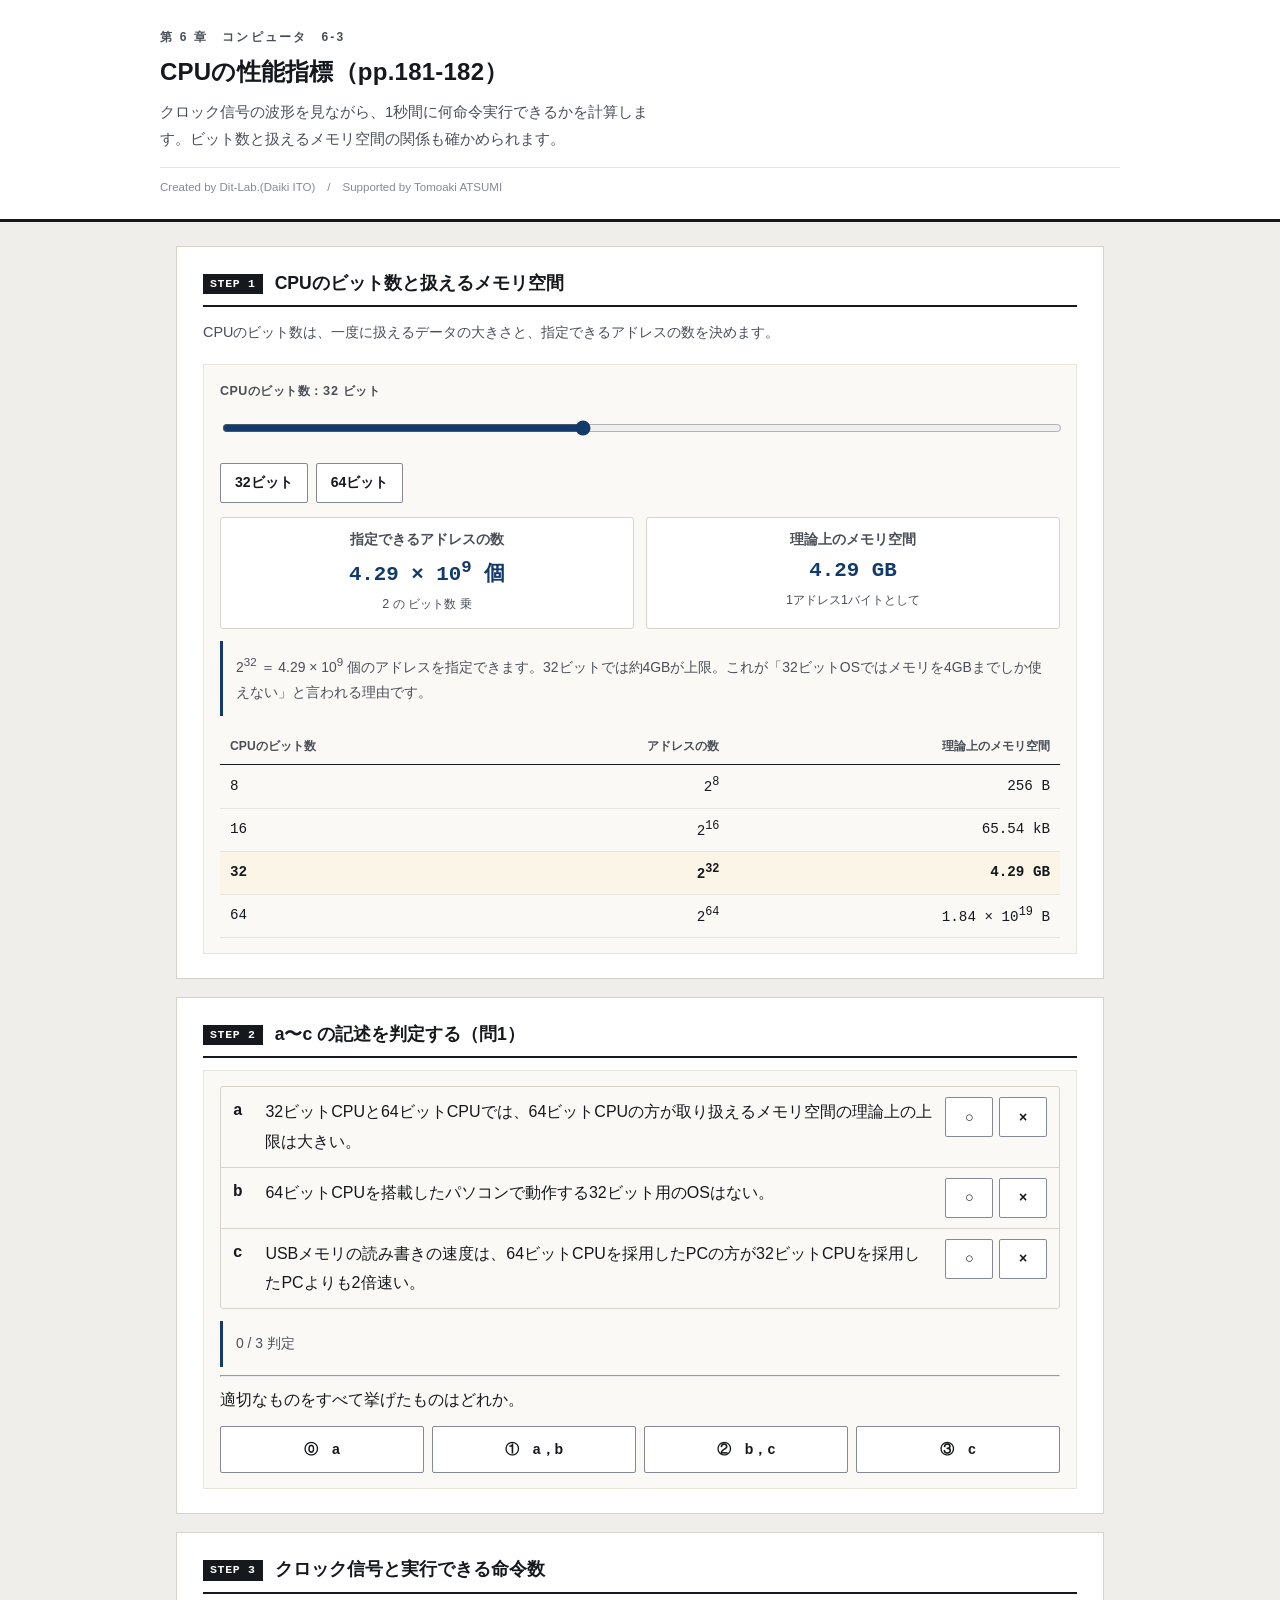
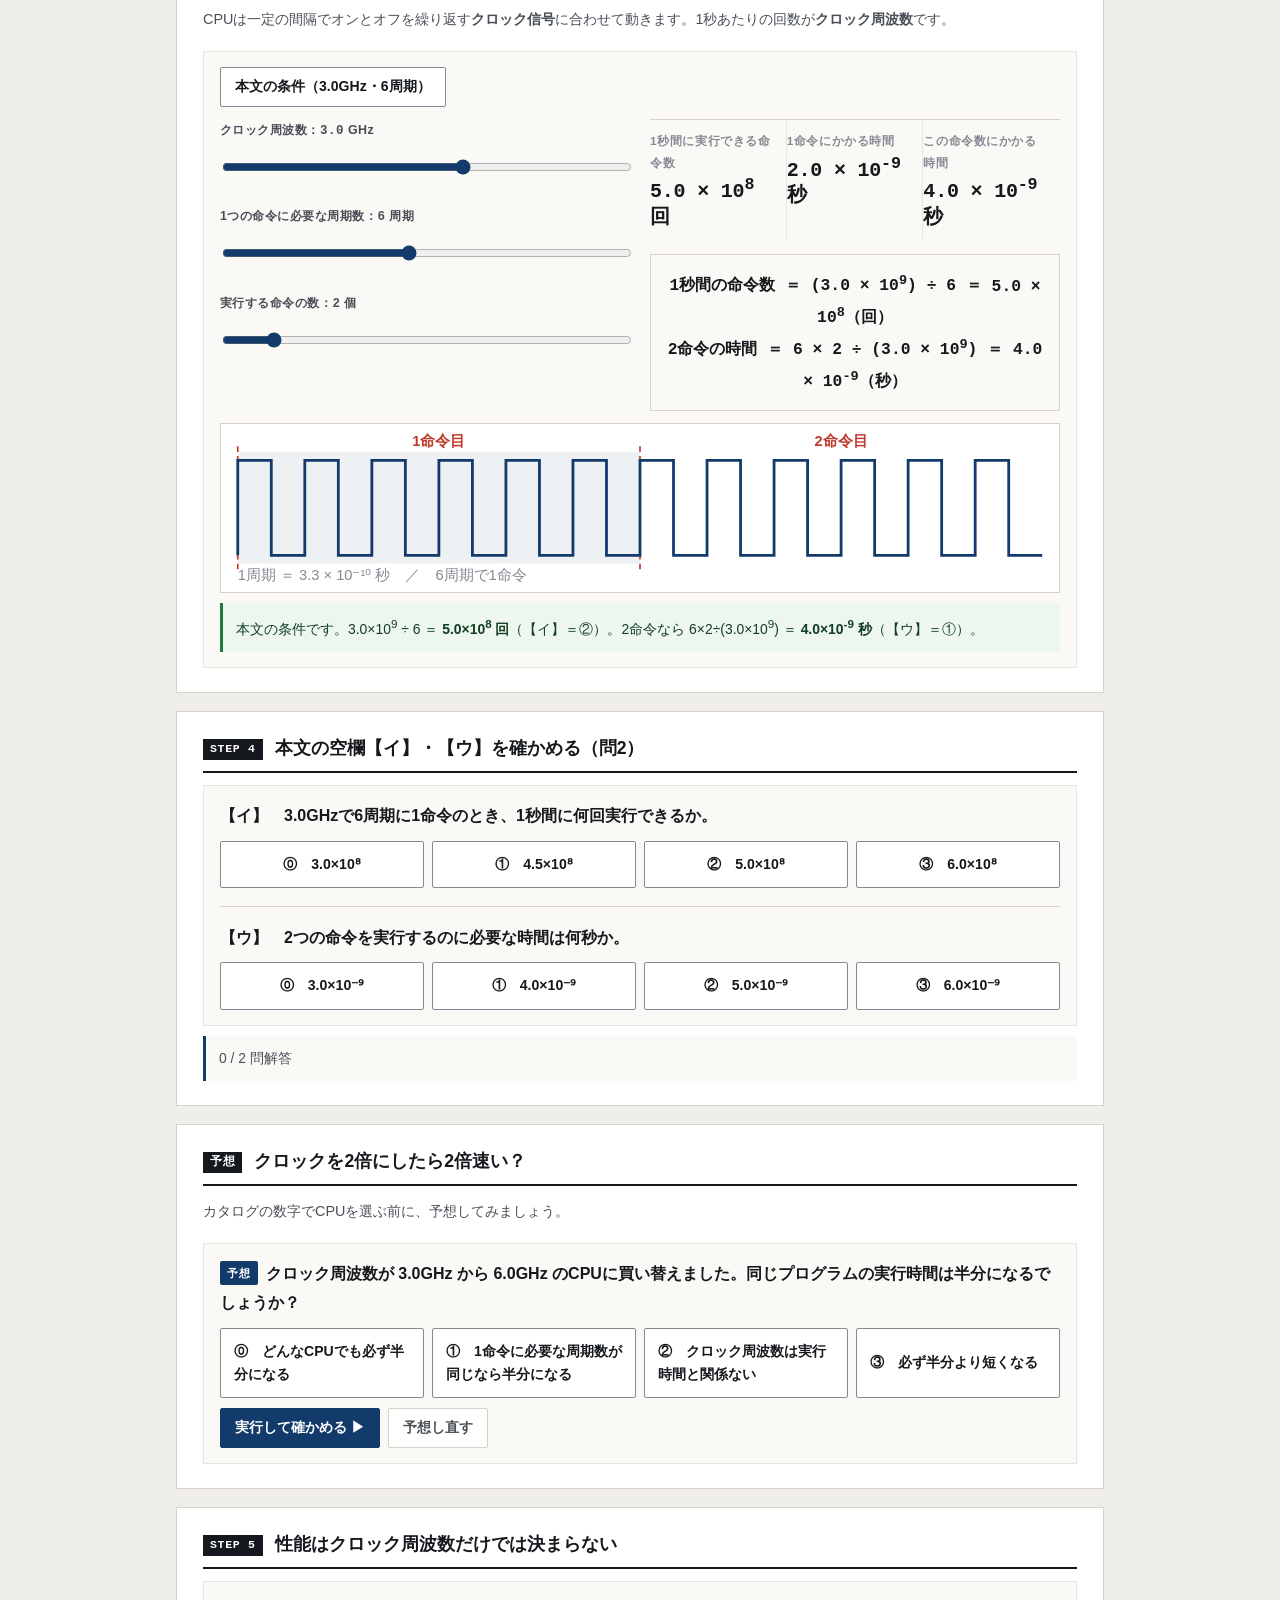
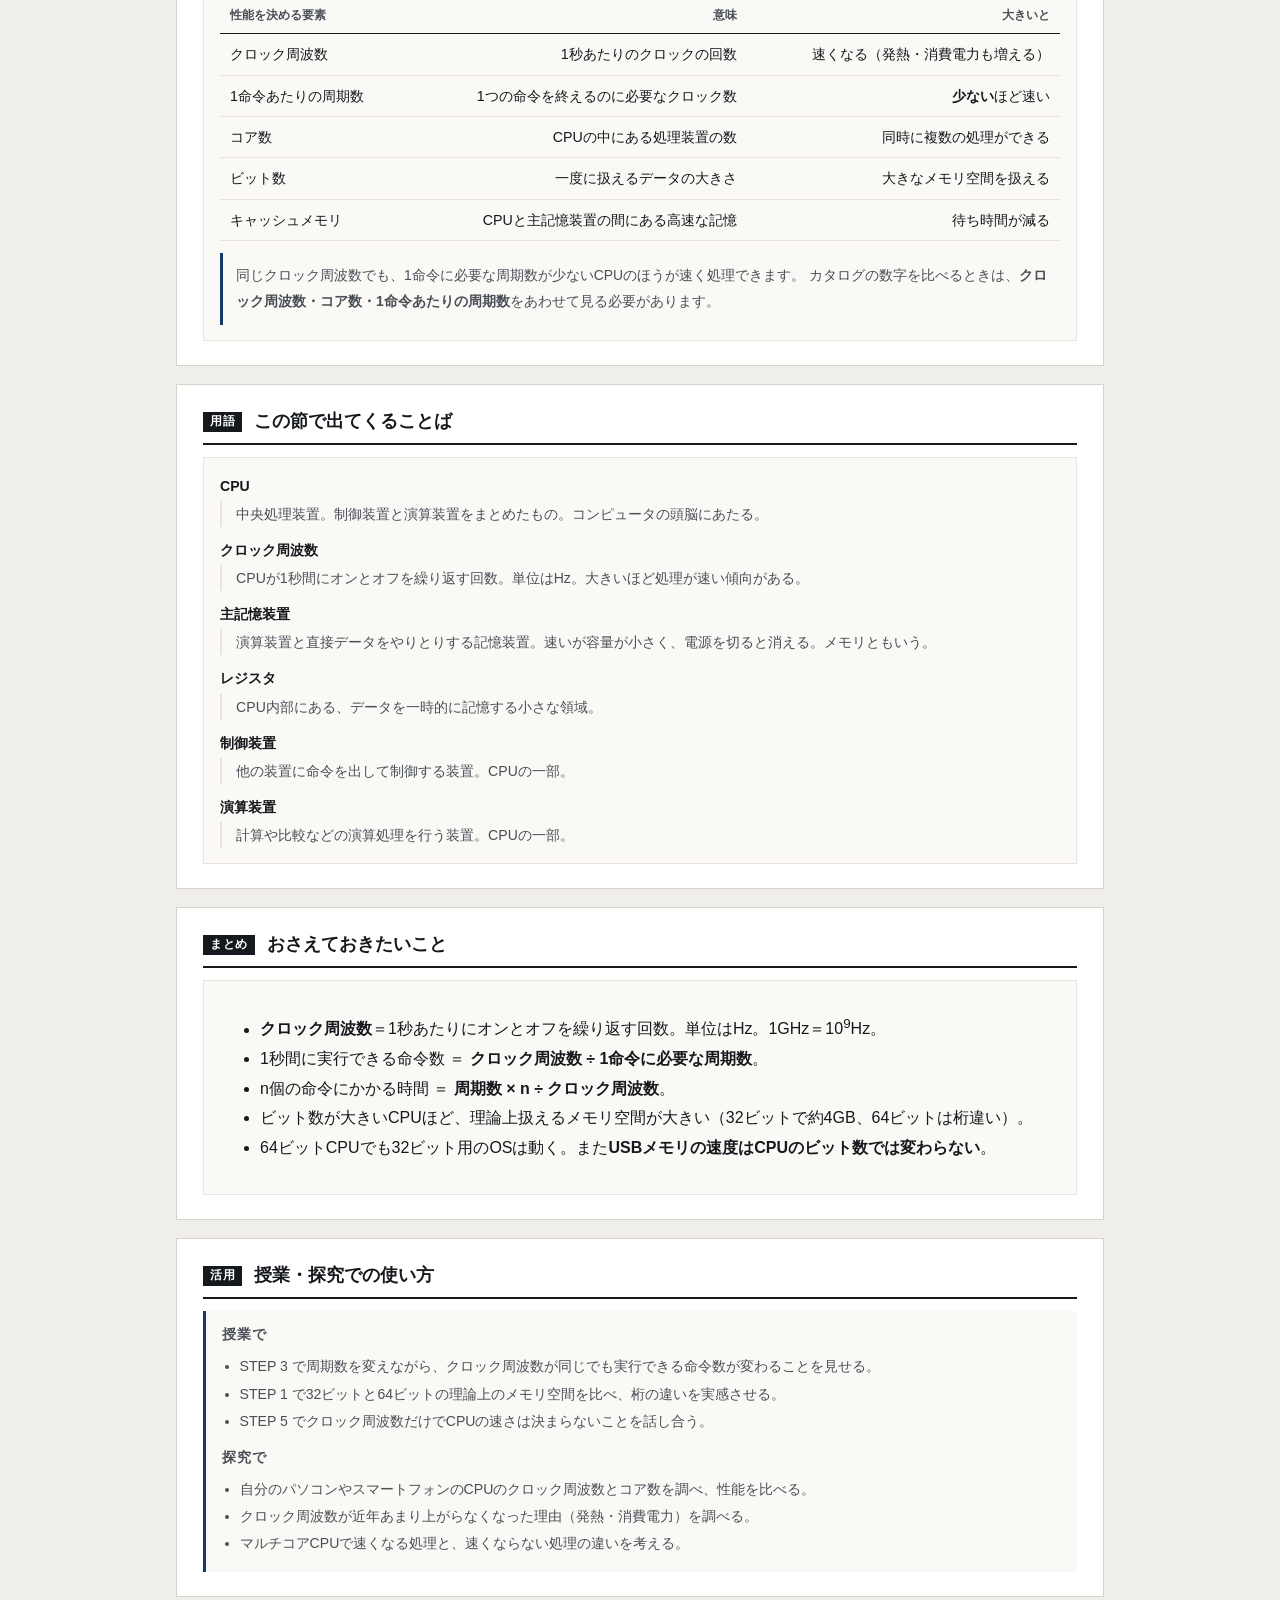
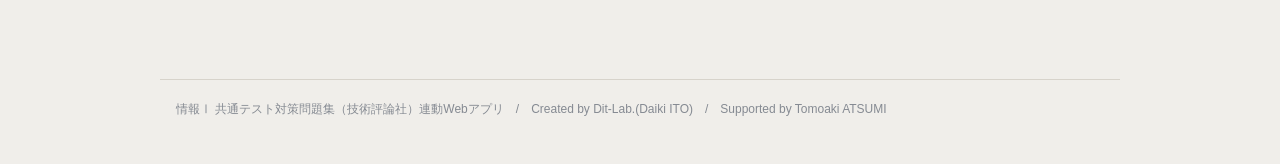
<file: index.html>
<!DOCTYPE html>
<html lang="ja">
<head>
<meta charset="UTF-8">
<meta name="viewport" content="width=device-width, initial-scale=1.0">
<title>CPUの性能指標｜情報Ⅰ共通テスト対策問題集</title>
<meta name="description" content="クロック信号の波形を見ながら、1秒間に何命令実行できるかを計算します。ビット数と扱えるメモリ空間の関係も確かめられます。">
<link rel="icon" href="data:image/svg+xml,%3Csvg xmlns=%22http://www.w3.org/2000/svg%22 viewBox=%220 0 32 32%22%3E%3Crect width=%2232%22 height=%2232%22 fill=%22%2315181c%22/%3E%3Ctext x=%2216%22 y=%2222%22 font-size=%2218%22 font-family=%22monospace%22 fill=%22%23fff%22 text-anchor=%22middle%22%3E01%3C/text%3E%3C/svg%3E">
<link rel="stylesheet" href="css/style.css?v=88681cd4">
<link rel="stylesheet" href="css/app.css?v=9ed3fa21">
</head>
<body>

<header class="app-header">
  <div class="inner">
    <span class="eyebrow">第 6 章　コンピュータ　6-3</span>
    <h1>CPUの性能指標（pp.181-182）</h1>
    <p class="lead">クロック信号の波形を見ながら、1秒間に何命令実行できるかを計算します。ビット数と扱えるメモリ空間の関係も確かめられます。</p>
    <p class="credit">Created by Dit-Lab.(Daiki ITO)　/　Supported by Tomoaki ATSUMI</p>
  </div>
</header>

<main class="wrap">
  <section class="step" id="step1">
    <h2><span class="no">STEP 1</span>CPUのビット数と扱えるメモリ空間</h2>
    <p class="desc">CPUのビット数は、一度に扱えるデータの大きさと、指定できるアドレスの数を決めます。</p>
    <div class="panel">
      <label class="fld" for="bits">CPUのビット数：<span class="mono" id="bitsV">32</span> ビット</label>
      <input type="range" id="bits" min="8" max="64" step="4" value="32">
      <div class="btn-row" style="margin-top:8px">
        <button class="btn" data-b="32">32ビット</button>
        <button class="btn" data-b="64">64ビット</button>
      </div>
      <div class="bitcmp" style="margin-top:14px">
        <div class="c"><h4>指定できるアドレスの数</h4><div class="v" id="addrN">—</div><div class="s">2 の ビット数 乗</div></div>
        <div class="c"><h4>理論上のメモリ空間</h4><div class="v" id="memSize">—</div><div class="s">1アドレス1バイトとして</div></div>
      </div>
      <div class="note" id="bitNote" style="margin-top:12px"></div>
      <div class="tbl-scroll" style="margin-top:12px"><table class="tbl" id="bitTable"></table></div>
    </div>
  </section>

  <section class="step" id="step2">
    <h2><span class="no">STEP 2</span>a〜c の記述を判定する（問1）</h2>
    <div class="panel">
      <div class="abcde" id="jBox"></div>
      <div class="note" id="jNote" style="margin-top:12px"></div>
      <hr class="sep">
      <p class="qhead">適切なものをすべて挙げたものはどれか。</p>
      <div id="q1Choices" class="choice4"></div>
      <div class="note" id="q1Fb" hidden style="margin-top:10px"></div>
    </div>
  </section>

  <section class="step" id="step3">
    <h2><span class="no">STEP 3</span>クロック信号と実行できる命令数</h2>
    <p class="desc">CPUは一定の間隔でオンとオフを繰り返す<strong>クロック信号</strong>に合わせて動きます。1秒あたりの回数が<strong>クロック周波数</strong>です。</p>
    <div class="panel">
      <div class="btn-row" style="flex-wrap:wrap">
        <button class="btn" id="preBook">本文の条件（3.0GHz・6周期）</button>
      </div>
      <div class="grid c2" style="margin-top:12px">
        <div>
          <label class="fld" for="ghz">クロック周波数：<span class="mono" id="ghzV">3.0</span> GHz</label>
          <input type="range" id="ghz" min="1" max="50" step="1" value="30">
          <label class="fld" for="cyc" style="margin-top:12px">1つの命令に必要な周期数：<span class="mono" id="cycV">6</span> 周期</label>
          <input type="range" id="cyc" min="1" max="12" step="1" value="6">
          <label class="fld" for="ninst" style="margin-top:12px">実行する命令の数：<span class="mono" id="ninstV">2</span> 個</label>
          <input type="range" id="ninst" min="1" max="10" step="1" value="2">
        </div>
        <div>
          <div class="metrics">
            <div class="metric"><div class="k">1秒間に実行できる命令数</div><div class="v" id="mIPS" style="font-size:1.25rem">—</div></div>
            <div class="metric"><div class="k">1命令にかかる時間</div><div class="v" id="mT1" style="font-size:1.25rem">—</div></div>
            <div class="metric"><div class="k">この命令数にかかる時間</div><div class="v" id="mTn" style="font-size:1.25rem">—</div></div>
          </div>
          <div class="eqbox" id="cEq" style="margin-top:12px">—</div>
        </div>
      </div>
      <div id="clockBox" style="margin-top:12px"></div>
      <div class="note" id="clockNote" style="margin-top:10px"></div>
    </div>
  </section>

  <section class="step" id="step4">
    <h2><span class="no">STEP 4</span>本文の空欄【イ】・【ウ】を確かめる（問2）</h2>
    <div class="panel" id="blankBox"></div>
    <div class="note" id="blankNote" style="margin-top:10px"></div>
  </section>

  <section class="step">
    <h2><span class="no">予想</span>クロックを2倍にしたら2倍速い？</h2>
    <p class="desc">カタログの数字でCPUを選ぶ前に、予想してみましょう。</p>
    <div class="panel"><div id="pdK"></div></div>
  </section>

  <section class="step" id="step5">
    <h2><span class="no">STEP 5</span>性能はクロック周波数だけでは決まらない</h2>
    <div class="panel">
      <div class="tbl-scroll"><table class="tbl" id="factTable"></table></div>
      <div class="note info" style="margin-top:12px">
        同じクロック周波数でも、1命令に必要な周期数が少ないCPUのほうが速く処理できます。
        カタログの数字を比べるときは、<strong>クロック周波数・コア数・1命令あたりの周期数</strong>をあわせて見る必要があります。
      </div>
    </div>
  </section>

  <section class="step" id="glossary">
    <h2><span class="no">用語</span>この節で出てくることば</h2>
    <div class="panel"><div id="glossBox"></div></div>
  </section>

  <section class="step" id="wrap">
    <h2><span class="no">まとめ</span>おさえておきたいこと</h2>
    <div class="panel">
      <ul class="bullets">
        <li><strong>クロック周波数</strong>＝1秒あたりにオンとオフを繰り返す回数。単位はHz。1GHz＝10<sup>9</sup>Hz。</li>
        <li>1秒間に実行できる命令数 ＝ <strong>クロック周波数 ÷ 1命令に必要な周期数</strong>。</li>
        <li>n個の命令にかかる時間 ＝ <strong>周期数 × n ÷ クロック周波数</strong>。</li>
        <li>ビット数が大きいCPUほど、理論上扱えるメモリ空間が大きい（32ビットで約4GB、64ビットは桁違い）。</li>
        <li>64ビットCPUでも32ビット用のOSは動く。また<strong>USBメモリの速度はCPUのビット数では変わらない</strong>。</li>
      </ul>
    </div>
  </section>

  <section class="step">
    <h2><span class="no">活用</span>授業・探究での使い方</h2>
    <div class="use-note">
      <h3>授業で</h3>
      <ul>
        <li>STEP 3 で周期数を変えながら、クロック周波数が同じでも実行できる命令数が変わることを見せる。</li>
        <li>STEP 1 で32ビットと64ビットの理論上のメモリ空間を比べ、桁の違いを実感させる。</li>
        <li>STEP 5 でクロック周波数だけでCPUの速さは決まらないことを話し合う。</li>
      </ul>
      <h3 style="margin-top:12px">探究で</h3>
      <ul>
        <li>自分のパソコンやスマートフォンのCPUのクロック周波数とコア数を調べ、性能を比べる。</li>
        <li>クロック周波数が近年あまり上がらなくなった理由（発熱・消費電力）を調べる。</li>
        <li>マルチコアCPUで速くなる処理と、速くならない処理の違いを考える。</li>
      </ul>
    </div>
  </section>

</main>

<footer class="app-footer">
  情報Ⅰ 共通テスト対策問題集（技術評論社）連動Webアプリ　/　Created by Dit-Lab.(Daiki ITO)　/　Supported by Tomoaki ATSUMI
</footer>

<script src="js/terms.js?v=31ea8772"></script>
<script src="js/predict.js?v=1b9c8bf0"></script>
<script src="js/app.js?v=a14785e3"></script>
</body>
</html>
</file>
<file: css/style.css>
/* =========================================================
   情報Ⅰ 共通テスト対策問題集 — Web アプリ共通スタイル
   紙面（参考書）に寄せた設計。装飾色は使わず、色は意味を持つときだけ。
   ========================================================= */

:root{
  --paper:#ffffff;
  --paper-2:#faf9f6;      /* うすい紙 */
  --bg:#f0eeea;           /* 台紙 */
  --ink:#15181c;
  --ink-2:#4a4f57;
  --ink-3:#858a92;
  --rule:#d7d3cb;
  /* 旧名のまま書かれているアプリ用の別名（未定義だと枠線や文字色が消えるため） */
  --line: var(--rule);
  --muted: var(--ink-2);
  --sans: var(--font);         /* 罫線 */
  --rule-2:#e8e5df;
  --accent:#123a6b;       /* 濃紺。主要操作と現在地だけに使う */
  --accent-w:#e9eef6;
  --zero:#c0392b;         /* 左＝0 */
  --one:#1d4ed8;          /* 右＝1 */
  --ok:#1f7a3d;   --ok-bg:#eef6f0;
  --ng:#b3261e;   --ng-bg:#fbefee;
  --warn:#8a5a00; --warn-bg:#fbf5e8;
  --font:"Hiragino Kaku Gothic ProN","Hiragino Sans","Yu Gothic Medium","Yu Gothic",
         "Noto Sans JP",Meiryo,-apple-system,BlinkMacSystemFont,sans-serif;
  --mono:"SFMono-Regular",Menlo,Consolas,"Courier New",monospace;
}

*{box-sizing:border-box}
[hidden]{display:none !important}
html{-webkit-text-size-adjust:100%}
body{
  margin:0; background:var(--bg); color:var(--ink);
  font-family:var(--font); font-size:16px; line-height:1.85;
  font-feature-settings:"palt" 1;
}
h1,h2,h3,h4{line-height:1.45; margin:0; font-weight:700}
p{margin:0 0 .75em} p:last-child{margin-bottom:0}
a{color:var(--accent)}

/* ---------- 標題 ---------- */
.app-header{background:var(--paper); border-bottom:3px solid var(--ink); padding:26px 20px 20px}
.app-header .inner{max-width:960px; margin:0 auto}
.app-header .eyebrow{
  font-size:.75rem; font-weight:700; color:var(--ink-2); letter-spacing:.18em;
  display:block; margin-bottom:7px;
}
.app-header h1{font-size:1.5rem; letter-spacing:.01em}
.app-header .lead{font-size:.92rem; color:var(--ink-2); margin-top:9px; max-width:60ch}
.app-header .credit{
  font-size:.72rem; color:var(--ink-3); margin-top:14px;
  padding-top:9px; border-top:1px solid var(--rule-2);
}

/* ---------- 版面 ---------- */
.wrap{max-width:960px; margin:0 auto; padding:24px 16px 64px}
.step{background:var(--paper); border:1px solid var(--rule); padding:24px 26px; margin-bottom:18px}
.step > h2{
  display:flex; align-items:baseline; gap:12px; font-size:1.1rem;
  padding-bottom:9px; border-bottom:2px solid var(--ink); margin-bottom:12px;
}
.step > h2 .no{
  flex:none; font-family:var(--mono); font-size:.72rem; font-weight:700;
  background:var(--ink); color:var(--paper); padding:2px 7px; letter-spacing:.06em;
  position:relative; top:-2px;
}
.step > .desc{color:var(--ink-2); font-size:.9rem; margin-bottom:18px}
.step[hidden]{display:none}

.grid{display:grid; gap:20px}
.grid > *{min-width:0}          /* 子の中身で列が広がるのを防ぐ */
@media(min-width:800px){ .grid.c2{grid-template-columns:1fr 1fr} }
@media(min-width:800px){ .grid.c21{grid-template-columns:1.45fr 1fr} }

.panel{border:1px solid var(--rule-2); background:var(--paper-2); padding:15px 16px; min-width:0}
.panel > h3{
  font-size:.8rem; font-weight:700; color:var(--ink-2); letter-spacing:.08em;
  margin-bottom:12px; padding-bottom:6px; border-bottom:1px solid var(--rule);
}

/* ---------- 部品 ---------- */
.btn{
  appearance:none; border:1px solid var(--ink-3); background:var(--paper); color:var(--ink);
  font-family:inherit; font-size:.88rem; font-weight:700; padding:8px 14px;
  border-radius:2px; cursor:pointer; min-height:40px; line-height:1.4;
  transition:background .12s, border-color .12s, color .12s;
}
.btn:hover:not(:disabled){background:var(--accent-w); border-color:var(--accent); color:var(--accent)}
.btn:disabled{opacity:.35; cursor:not-allowed}
.btn.primary{background:var(--accent); color:var(--paper); border-color:var(--accent)}
.btn.primary:hover:not(:disabled){background:#0d2c53; color:var(--paper)}
.btn.ghost{border-color:var(--rule); color:var(--ink-2)}
.btn.sm{font-size:.8rem; padding:5px 10px; min-height:34px}
.btn-row{display:flex; flex-wrap:wrap; gap:8px; align-items:center}

/* タブ（見出し下線式） */
.seg{display:flex; gap:0; border-bottom:1px solid var(--rule)}
.seg button{
  appearance:none; border:0; background:transparent; font-family:inherit; font-size:.88rem;
  font-weight:700; color:var(--ink-3); padding:9px 4px; margin-right:26px; cursor:pointer;
  border-bottom:3px solid transparent; margin-bottom:-1px; min-height:40px;
}
.seg button:hover{color:var(--ink-2)}
.seg button[aria-pressed="true"]{color:var(--ink); border-bottom-color:var(--accent)}

label.fld{display:block; font-size:.78rem; font-weight:700; color:var(--ink-2); margin-bottom:5px; letter-spacing:.04em}
input[type=text], textarea, input[type=number]{
  width:100%; font-family:inherit; font-size:1rem; color:var(--ink);
  border:1px solid var(--ink-3); border-radius:2px; padding:9px 11px;
  background:var(--paper); min-height:42px;
}
input:focus, textarea:focus{outline:2px solid var(--accent); outline-offset:-1px; border-color:var(--accent)}
.btn:focus-visible, .seg button:focus-visible, .node-card:focus-visible{outline:2px solid var(--accent); outline-offset:2px}
textarea{resize:vertical; line-height:1.7}
.mono{font-family:var(--mono)}

table.tbl{width:100%; border-collapse:collapse; font-size:.89rem}
table.tbl th, table.tbl td{border-bottom:1px solid var(--rule-2); padding:7px 10px; text-align:right}
table.tbl th:first-child, table.tbl td:first-child{text-align:left}
table.tbl thead th{border-bottom:1.5px solid var(--ink); font-size:.76rem; color:var(--ink-2); font-weight:700; white-space:nowrap}
.tbl-scroll{overflow-x:auto; -webkit-overflow-scrolling:touch; max-width:100%}

.note{padding:10px 13px; font-size:.87rem; border-left:3px solid var(--ink-3); background:var(--paper-2); overflow-wrap:break-word; word-break:break-word}
.note.ok{background:var(--ok-bg); border-left-color:var(--ok); color:#123f22}
.note.ng{background:var(--ng-bg); border-left-color:var(--ng); color:#6d1a15}
.note.info{background:var(--paper-2); border-left-color:var(--accent); color:var(--ink-2)}
.note.warn{background:var(--warn-bg); border-left-color:var(--warn); color:#5c3d00}
.note[hidden]{display:none}

.badge{
  display:inline-block; font-size:.72rem; font-weight:700; padding:1px 7px;
  border:1px solid var(--rule); color:var(--ink-2); background:var(--paper); letter-spacing:.04em;
}

/* 数値は罫線で仕切るだけ。カードにしない */
.metrics{display:flex; flex-wrap:wrap; gap:0; border-top:1px solid var(--rule)}
.metric{flex:1 1 130px; padding:11px 14px 11px 0; border-right:1px solid var(--rule-2)}
.metric:last-child{border-right:0}
.metric .k{font-size:.74rem; color:var(--ink-3); font-weight:700; letter-spacing:.05em}
.metric .v{font-size:1.6rem; font-weight:700; line-height:1.3; font-family:var(--mono); letter-spacing:-.01em}
.metric .s{font-size:.76rem; color:var(--ink-2)}

.bit0{color:var(--zero); font-weight:700}
.bit1{color:var(--one); font-weight:700}

.app-footer{
  max-width:960px; margin:0 auto; padding:18px 16px 44px; color:var(--ink-3);
  font-size:.75rem; border-top:1px solid var(--rule);
}
.sr-only{position:absolute;width:1px;height:1px;overflow:hidden;clip:rect(0 0 0 0);white-space:nowrap}

@media(max-width:640px){
  body{font-size:15px}
  .app-header{padding:20px 16px 16px}
  .app-header h1{font-size:1.16rem}
  .wrap{padding:16px 12px 52px}
  .step{padding:18px 15px}
  .seg button{margin-right:18px; font-size:.84rem}
  .metric{flex-basis:50%; border-right:0}
}
@media (prefers-reduced-motion:reduce){ *{animation:none!important; transition:none!important} }

/* ---------- 自分のデータ・共有・印刷 ---------- */
.toolbar{display:flex; flex-wrap:wrap; gap:8px; align-items:center; margin-top:12px;
  padding-top:12px; border-top:1px solid var(--rule-2)}
.toolbar .hint{font-size:.78rem; color:var(--ink-3)}
.paste-area{width:100%; min-height:110px; font-family:var(--mono); font-size:.86rem}
.use-note{background:var(--paper-2); border-left:3px solid var(--accent); padding:14px 16px; font-size:.88rem}
.use-note h3{font-size:.86rem; letter-spacing:.06em; margin-bottom:8px; color:var(--ink-2)}
.use-note ol, .use-note ul{margin:0; padding-left:1.25em; line-height:1.95; color:var(--ink-2)}

@media print{
  body{background:#fff}
  .app-header{border-bottom:2px solid #000}
  .step{border:1px solid #bbb; break-inside:avoid; page-break-inside:avoid; margin-bottom:12px}
  .btn, .seg, .toolbar, input[type=range]{display:none !important}
  .note{border-left-width:2px}
  a[href]:after{content:""}
}

/* ---------- 入力グリッド ---------- */
.dg-scroll{overflow:auto; -webkit-overflow-scrolling:touch; border:1px solid var(--rule); background:var(--paper); max-height:420px}
table.dg{border-collapse:collapse; font-family:var(--mono); font-size:.9rem; min-width:100%}
table.dg th, table.dg td{border:1px solid var(--rule-2); padding:0}
table.dg thead th{background:var(--paper-2); position:sticky; top:0; z-index:2}
table.dg .dg-n{background:var(--paper-2); color:var(--ink-3); font-size:.76rem; font-weight:400;
  text-align:center; min-width:34px; padding:0 4px; position:sticky; left:0; z-index:1}
table.dg .dg-corner{background:var(--paper-2); min-width:34px; position:sticky; left:0; z-index:3}
table.dg .dg-act{background:var(--paper-2); width:34px}
.dg-h, .dg-c{width:100%; min-width:96px; border:0; background:transparent; font-family:inherit;
  font-size:.9rem; padding:8px 9px; color:var(--ink); min-height:38px}
.dg-h{font-weight:700; font-family:var(--font); font-size:.82rem; color:var(--ink-2)}
.dg-c.num{text-align:right}
.dg-c:focus, .dg-h:focus{outline:2px solid var(--accent); outline-offset:-2px; background:var(--accent-w)}
.dg-del{border:0; background:transparent; color:var(--ink-3); cursor:pointer; width:32px; height:34px; font-size:1rem}
.dg-del:hover{color:var(--ng)}
.dg-tools{display:flex; flex-wrap:wrap; gap:8px; align-items:center; margin-top:10px}
.dg-hint{font-size:.76rem; color:var(--ink-3)}

/* ---------- ファイル読み込み ---------- */
.filebox{display:flex; flex-wrap:wrap; gap:10px; align-items:center; padding:12px;
  border:1px dashed var(--rule); background:var(--paper-2)}
.filebox input[type=file]{font-size:.85rem; font-family:inherit; max-width:100%}
.filebox .sel{max-width:220px}
.filelabel{display:inline-flex; align-items:center; gap:6px; font-size:.85rem; font-weight:700;
  border:1px solid var(--ink-3); background:var(--paper); padding:8px 14px; border-radius:2px; cursor:pointer; min-height:40px}
.filelabel:hover{border-color:var(--accent); color:var(--accent); background:var(--accent-w)}
.filelabel input{display:none}

/* ---------- 用語解説 ---------- */
.term{position:relative; border-bottom:1.5px dotted var(--accent); cursor:help; color:var(--accent); font-weight:700}
.term .term-pop{display:none; position:absolute; left:0; top:1.7em; z-index:50; width:min(300px,78vw);
  background:var(--paper); border:1px solid var(--ink-3); box-shadow:0 6px 20px rgba(0,0,0,.14);
  padding:10px 12px; font-size:.82rem; font-weight:400; color:var(--ink-2); line-height:1.75;
  border-left:3px solid var(--accent); cursor:auto; text-align:left}
.term .term-pop b{display:block; color:var(--ink); font-size:.86rem; margin-bottom:3px}
.term.open .term-pop{display:block}
dl.gloss{margin:0; font-size:.88rem}
dl.gloss dt{font-weight:700; color:var(--ink); margin-top:10px}
dl.gloss dt:first-child{margin-top:0}
dl.gloss dd{margin:2px 0 0; color:var(--ink-2); line-height:1.85; padding-left:1em; border-left:2px solid var(--rule-2)}
@media print{ .term{border-bottom:0; color:inherit} .term .term-pop{display:none !important} }

/* ---------- スマホ・タブレット ---------- */
@media (max-width:1024px){
  /* iOS で入力時に画面が勝手に拡大するのを防ぐ（16px 未満だとズームする） */
  input[type=text], input[type=number], textarea, select, .dg-c, .dg-h{ font-size:16px }
  .dg-c, .dg-h{ min-width:110px }
}
@media (max-width:820px){
  .grid.c2,.grid.c21{grid-template-columns:1fr}
  .dg-scroll{max-height:340px}
  .filebox{flex-direction:column; align-items:stretch}
  .filebox .sel{max-width:100%}
  .term .term-pop{left:auto; right:0; width:min(280px,86vw)}
}
@media (max-width:480px){
  .step > h2{font-size:1rem; flex-wrap:wrap}
  .metrics{gap:0}
  .metric{flex-basis:50%; padding-right:10px}
  .metric .v{font-size:1.3rem}
  .btn{padding:8px 12px}
  .dg-tools{gap:6px}
  .dg-hint{width:100%}
}
/* タッチ操作でのスクロールを滑らかに */
.tbl-scroll, .dg-scroll, .tree-box{ -webkit-overflow-scrolling:touch; overscroll-behavior-x:contain }

/* 幅指定つきの入力欄がスマートフォンではみ出さないようにする */
input[type=text], input[type=number], input[type=search], textarea, select{ max-width:100% }
.btn-row > label{ min-width:0; max-width:100% }
.btn-row > label input, .btn-row > label select{ max-width:100% }

/* 共通：○×判定・並べかえ（quiz.js 用） */
.abcde{border:1px solid var(--rule); border-radius:3px; overflow:hidden}
.abcde > div{border-top:1px solid var(--rule); padding:10px 12px}
.abcde > div:first-child{border-top:0}
.abcde .st{display:flex; gap:10px; align-items:flex-start; flex-wrap:wrap}
.abcde .st .k{font-weight:700; font-family:var(--mono); min-width:1.4em}
.abcde .st .t{flex:1; min-width:12em}
.abcde .jb{display:flex; gap:6px}
.abcde .jb .btn{min-width:3.4em; padding:6px 10px; text-align:center}
.prep{display:grid; grid-template-columns:repeat(auto-fit,minmax(150px,1fr)); gap:10px; margin-top:10px}
.prep .slot{border:1px dashed var(--ink-3); border-radius:3px; padding:10px; min-height:92px; background:var(--paper)}
.prep .slot.filled{border-style:solid}
.prep .slot .tag{font:700 .74rem/1.4 var(--mono); color:var(--accent); display:block; margin-bottom:6px}
.prep .slot .txt{font-size:.86rem; line-height:1.7}
.cards{display:flex; flex-wrap:wrap; gap:8px; margin-top:10px}
.cards .c{border:1px solid var(--ink-3); border-radius:3px; padding:9px 12px; background:var(--paper);
  cursor:pointer; font-size:.88rem; max-width:100%; text-align:left; font-family:inherit; color:var(--ink)}
.cards .c:hover{background:var(--warn-bg)}
.cards .c.used{opacity:.35; pointer-events:none}

/* --- 予想してから実行 --- */
.pmark{display:inline-block; background:var(--accent); color:#fff; font-size:.7rem; font-weight:700;
  letter-spacing:.08em; padding:2px 7px; border-radius:2px; margin-right:8px; vertical-align:2px}
input.pin{font-size:1.05rem; padding:7px 10px; border:1px solid var(--rule); border-radius:3px;
  width:9em; max-width:100%; background:#fff}
.btn-row .unit{color:var(--muted); font-size:.9rem}
.choice4 .btn.on{border-color:var(--accent); box-shadow:inset 0 0 0 1px var(--accent); font-weight:700}
/* 設問文の見出し（flex ではなく通常の段落。.qhead は左右振り分け用なので用途が別） */
.pq{margin:0 0 10px; font-weight:700; line-height:1.85}

/* --- 自分のテーマでやってみる（ワークシート） --- */
.wsheet{display:grid; gap:14px}
@media(min-width:760px){ .wsheet{grid-template-columns:1fr 1fr} }
.wsf{display:block}
.wsf .wsl{display:block; font-weight:700; font-size:.9rem; margin-bottom:3px}
.wsf .wsh{display:block; font-size:.78rem; color:var(--muted); margin-bottom:5px; line-height:1.6}
.wsf textarea{width:100%; max-width:100%; font:inherit; font-size:.92rem; line-height:1.75;
  padding:8px 10px; border:1px solid var(--rule); border-radius:3px; background:#fff; resize:vertical}
.wsf textarea:focus{outline:2px solid var(--accent); outline-offset:-2px}
.wsout{margin-top:14px; border:1px solid var(--ink-3); border-radius:3px; background:#fff; padding:16px 18px}
.wsout h4{margin:0 0 10px; font-size:1rem}
.wsout dl{margin:0}
.wsout dt{font-weight:700; font-size:.84rem; color:var(--accent); margin-top:10px}
.wsout dd{margin:2px 0 0; font-size:.92rem; line-height:1.85; white-space:pre-wrap}
.wsout .wsmsg{margin:10px 0 0; font-size:.86rem; color:var(--muted)}
@media print{
  .app-header, .btn-row, .step:not(.wsprint){ display:none !important }
  .wsout{border:none; padding:0}
}
</file>
<file: css/app.css>
.qhead{display:flex; justify-content:space-between; align-items:center; margin-bottom:12px}
.card-q{border:1px solid var(--rule); background:var(--paper); padding:18px; margin-bottom:14px}
.q-scene{font-size:1rem; font-weight:700; line-height:1.9}
.choice4{display:grid; gap:8px; grid-template-columns:repeat(auto-fit,minmax(160px,1fr))}
.choice4 .btn{text-align:left; line-height:1.65; padding:11px 13px}
.choice4 .btn.correct{background:var(--ok-bg); border-color:var(--ok); color:var(--ok)}
.choice4 .btn.wrong{background:var(--ng-bg); border-color:var(--ng); color:var(--ng)}
.choice4.locked{pointer-events:none}
.sel{width:100%; font-family:inherit; font-size:.95rem; padding:9px 11px; min-height:42px;
  border:1px solid var(--ink-3); border-radius:2px; background:var(--paper); color:var(--ink)}
input[type=range]{width:100%; accent-color:var(--accent); height:34px}
.why{font-size:.85rem; color:var(--ink-2); line-height:1.85}
.eqbox{font-family:var(--mono); font-size:1.02rem; font-weight:700; text-align:center; padding:14px;
  border:1px solid var(--rule); background:var(--paper-2); line-height:1.8}
.blankin{border:1.5px solid var(--accent); background:#fff; padding:6px 8px; text-align:center;
  font-family:var(--mono); min-height:38px; font-size:.95rem; max-width:120px}
.blankin.ok{border-color:var(--ok); background:var(--ok-bg)}
.blankin.ng{border-color:var(--ng); background:var(--ng-bg)}
table.tbl td .blankin{width:100%; max-width:none}

/* --- 6-3 CPUの性能指標 --- */
#clockBox{border:1px solid var(--rule);background:var(--paper)}
#clockBox svg{display:block;width:100%}
svg .wave{stroke:#123a6b;stroke-width:2;fill:none}
svg .instband{fill:#123a6b;opacity:.07}
svg .instline{stroke:#c0392b;stroke-width:1.2;stroke-dasharray:4 3}
svg .lab{font-size:10.5px;fill:#858a92;font-family:inherit}
svg .lab.b{fill:#c0392b;font-weight:700}
.bitcmp{display:grid;grid-template-columns:repeat(auto-fit,minmax(180px,1fr));gap:12px}
.bitcmp .c{border:1px solid var(--line);border-radius:3px;padding:12px;text-align:center;background:#fff}
.bitcmp .c h4{margin:0 0 6px;font-size:.86rem;color:var(--muted)}
.bitcmp .c .v{font:700 1.3rem/1.4 var(--mono);color:var(--accent)}
.bitcmp .c .s{font-size:.78rem;color:var(--muted);margin-top:4px}
.abcde{border:1px solid var(--line);border-radius:3px;overflow:hidden}
.abcde > div{border-top:1px solid var(--line);padding:10px 12px}
.abcde > div:first-child{border-top:0}
.abcde .st{display:flex;gap:10px;align-items:flex-start;flex-wrap:wrap}
.abcde .st .k{font-weight:700;font-family:var(--mono);min-width:1.4em}
.abcde .st .t{flex:1;min-width:12em}
.abcde .jb{display:flex;gap:6px}
.abcde .jb .btn{min-width:3.4em;padding:6px 10px;text-align:center}
</file>
